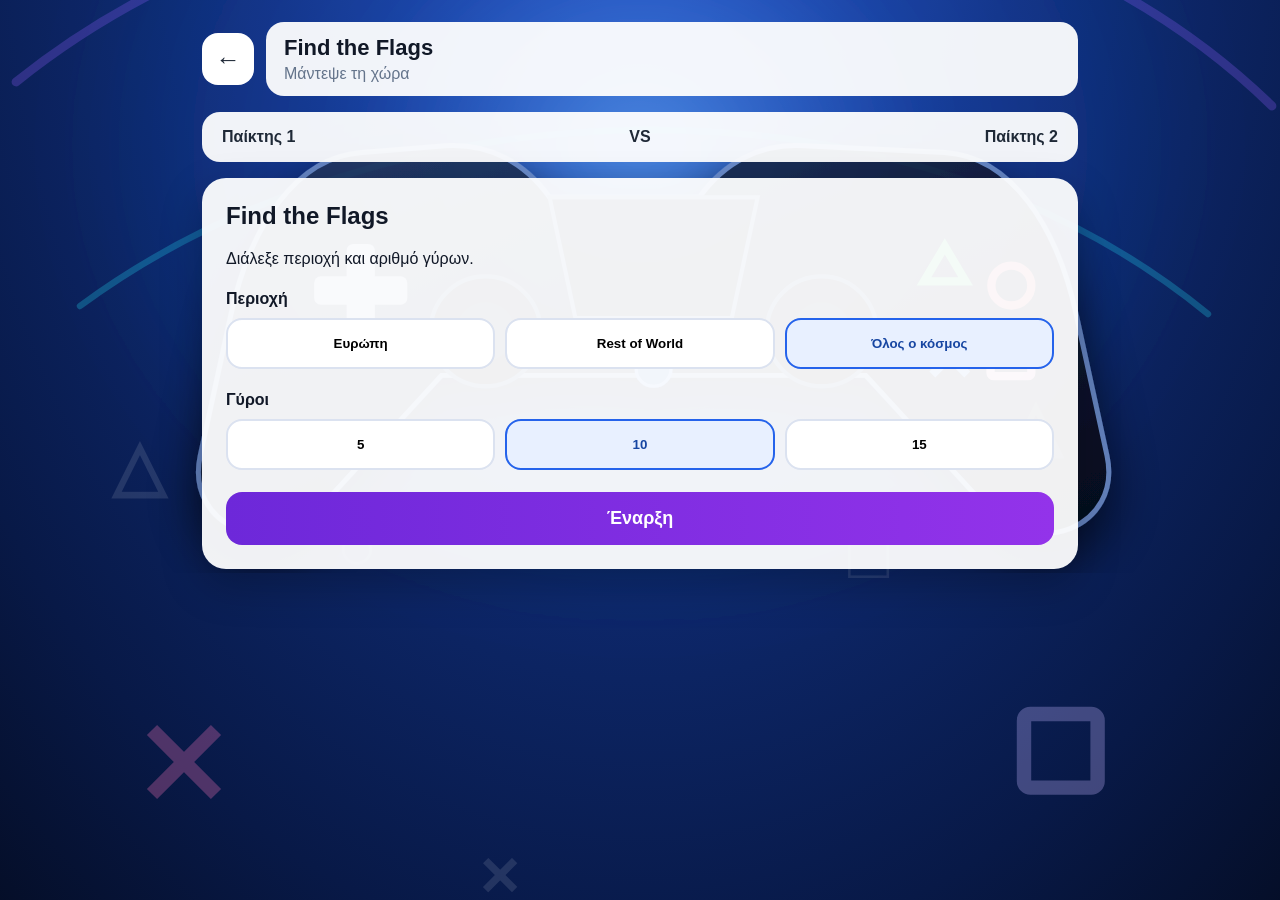
<file: find-the-flags.html>
<!doctype html>
<html lang="el"><head><meta charset="utf-8"><meta name="viewport" content="width=device-width,initial-scale=1,viewport-fit=cover"><meta name="theme-color" content="#071b52"><title>Find the Flags</title>
<style>
*{box-sizing:border-box}body{margin:0;min-height:100vh;font-family:Arial,Helvetica,sans-serif;color:#fff;background:#071b52 url('assets/gaming-background.svg') center/cover fixed}.wrap{max-width:920px;margin:auto;padding:22px}.top{display:flex;gap:12px;align-items:center;margin-bottom:16px}.back{width:52px;height:52px;border:0;border-radius:16px;background:#fff;color:#1f2937;font-size:25px;cursor:pointer}.title{flex:1;background:rgba(255,255,255,.94);color:#111827;border-radius:18px;padding:13px 18px}.title h1{font-size:22px;margin:0}.title p{margin:4px 0 0;color:#64748b}.players{display:flex;justify-content:space-between;background:rgba(255,255,255,.94);color:#1f2937;padding:16px 20px;border-radius:18px;margin-bottom:16px;font-weight:700}.card{background:rgba(255,255,255,.94);color:#111827;border-radius:24px;padding:24px;box-shadow:0 16px 40px rgba(0,0,0,.25)}.hidden{display:none!important}.setup h2,.results h2{margin-top:0}.group{margin:22px 0}.group-title{font-weight:800;margin-bottom:10px}.choices{display:grid;grid-template-columns:repeat(3,1fr);gap:10px}.choice{border:2px solid #dbe2f0;background:white;border-radius:16px;padding:16px;font-weight:700;cursor:pointer}.choice.active{border-color:#2563eb;background:#e8f0ff;color:#1746a2}.start,.next,.again{width:100%;border:0;border-radius:16px;padding:16px;font-size:18px;font-weight:800;color:white;background:linear-gradient(90deg,#6d28d9,#9333ea);cursor:pointer}.game-head{display:flex;justify-content:space-between;gap:12px;margin-bottom:16px;font-weight:800}.flagbox{height:250px;display:flex;align-items:center;justify-content:center;background:#f8fafc;border-radius:20px;margin:14px 0 22px;overflow:hidden}.flag{width:240px;height:150px;background-image:url('assets/flags-world.webp');background-repeat:no-repeat;background-size:3600px 1950px;box-shadow:0 8px 26px rgba(0,0,0,.18)}.answers{display:grid;grid-template-columns:1fr 1fr;gap:12px}.answer{border:2px solid #dbe2f0;background:#fff;border-radius:15px;padding:15px;font-size:16px;font-weight:700;cursor:pointer}.answer.correct{background:#dcfce7;border-color:#22c55e}.answer.wrong{background:#fee2e2;border-color:#ef4444}.answer.selected{outline:4px solid #facc15;background:#fff8c5;transform:scale(1.02)}.message{min-height:52px;text-align:center;font-weight:800;padding:14px}.next{margin-top:8px}.results{text-align:center}.scorebig{font-size:48px;font-weight:900;color:#6d28d9;margin:20px}@media(max-width:620px){.wrap{padding:14px}.choices{grid-template-columns:1fr}.answers{grid-template-columns:1fr}.flagbox{height:210px}.card{padding:18px}}
</style></head><body><div class="wrap"><div class="top"><button class="back" onclick="location.href='index.html'">←</button><div class="title"><h1>Find the Flags</h1><p>Μάντεψε τη χώρα</p></div></div><div class="players"><span id="p1">Παίκτης 1</span><span>VS</span><span id="p2">Παίκτης 2</span></div>
<section id="setup" class="card setup"><h2>Find the Flags</h2><p>Διάλεξε περιοχή και αριθμό γύρων.</p><div class="group"><div class="group-title">Περιοχή</div><div class="choices" id="regionChoices"><button class="choice" data-value="europe">Ευρώπη</button><button class="choice" data-value="world">Rest of World</button><button class="choice active" data-value="all">Όλος ο κόσμος</button></div></div><div class="group"><div class="group-title">Γύροι</div><div class="choices" id="roundChoices"><button class="choice" data-value="5">5</button><button class="choice active" data-value="10">10</button><button class="choice" data-value="15">15</button></div></div><button id="start" class="start">Έναρξη</button></section>
<section id="game" class="card hidden"><div class="game-head"><span>Γύρος <b id="round">1</b>/<b id="total">10</b></span><span>Σκορ: <b id="score">0</b></span></div><div class="flagbox"><div id="flag" class="flag"></div></div><h3>Ποια χώρα είναι;</h3><div id="answers" class="answers"></div><button id="confirm" class="next" disabled>ΕΠΙΒΕΒΑΙΩΣΗ ΑΠΑΝΤΗΣΗΣ</button><div id="message" class="message"></div><button id="next" class="next hidden">Επόμενη</button></section>
<section id="results" class="card results hidden"><h2>Τέλος παιχνιδιού</h2><p>Το τελικό σου σκορ είναι:</p><div id="finalScore" class="scorebig">0 / 10</div><button id="again" class="again">Νέο παιχνίδι</button></section></div>
<script>
const FLAGS=[{"code":"af","name":"Αφγανιστάν","region":"world","index":0},{"code":"al","name":"Αλβανία","region":"europe","index":1},{"code":"dz","name":"Αλγερία","region":"world","index":2},{"code":"ad","name":"Ανδόρα","region":"europe","index":3},{"code":"ao","name":"Ανγκόλα","region":"world","index":4},{"code":"ag","name":"Αντίγκουα και Μπαρμπούντα","region":"world","index":5},{"code":"ar","name":"Αργεντινή","region":"world","index":6},{"code":"am","name":"Αρμενία","region":"europe","index":7},{"code":"au","name":"Αυστραλία","region":"world","index":8},{"code":"at","name":"Αυστρία","region":"europe","index":9},{"code":"az","name":"Αζερμπαϊτζάν","region":"europe","index":10},{"code":"bs","name":"Μπαχάμες","region":"world","index":11},{"code":"bh","name":"Μπαχρέιν","region":"world","index":12},{"code":"bd","name":"Μπαγκλαντές","region":"world","index":13},{"code":"bb","name":"Μπαρμπάντος","region":"world","index":14},{"code":"by","name":"Λευκορωσία","region":"europe","index":15},{"code":"be","name":"Βέλγιο","region":"europe","index":16},{"code":"bz","name":"Μπελίζ","region":"world","index":17},{"code":"bj","name":"Μπενίν","region":"world","index":18},{"code":"bt","name":"Μπουτάν","region":"world","index":19},{"code":"bo","name":"Βολιβία","region":"world","index":20},{"code":"ba","name":"Βοσνία και Ερζεγοβίνη","region":"europe","index":21},{"code":"bw","name":"Μποτσουάνα","region":"world","index":22},{"code":"br","name":"Βραζιλία","region":"world","index":23},{"code":"bn","name":"Μπρουνέι","region":"world","index":24},{"code":"bg","name":"Βουλγαρία","region":"europe","index":25},{"code":"bf","name":"Μπουρκίνα Φάσο","region":"world","index":26},{"code":"bi","name":"Μπουρούντι","region":"world","index":27},{"code":"cv","name":"Πράσινο Ακρωτήριο","region":"world","index":28},{"code":"kh","name":"Καμπότζη","region":"world","index":29},{"code":"cm","name":"Καμερούν","region":"world","index":30},{"code":"ca","name":"Καναδάς","region":"world","index":31},{"code":"cf","name":"Κεντροαφρικανική Δημοκρατία","region":"world","index":32},{"code":"td","name":"Τσαντ","region":"world","index":33},{"code":"cl","name":"Χιλή","region":"world","index":34},{"code":"cn","name":"Κίνα","region":"world","index":35},{"code":"co","name":"Κολομβία","region":"world","index":36},{"code":"km","name":"Κομόρες","region":"world","index":37},{"code":"cg","name":"Κονγκό","region":"world","index":38},{"code":"cr","name":"Κόστα Ρίκα","region":"world","index":39},{"code":"ci","name":"Ακτή Ελεφαντοστού","region":"world","index":40},{"code":"hr","name":"Κροατία","region":"europe","index":41},{"code":"cu","name":"Κούβα","region":"world","index":42},{"code":"cy","name":"Κύπρος","region":"europe","index":43},{"code":"cz","name":"Τσεχία","region":"europe","index":44},{"code":"dk","name":"Δανία","region":"europe","index":45},{"code":"dj","name":"Τζιμπουτί","region":"world","index":46},{"code":"dm","name":"Δομινίκα","region":"world","index":47},{"code":"do","name":"Δομινικανή Δημοκρατία","region":"world","index":48},{"code":"kp","name":"Βόρεια Κορέα","region":"world","index":49},{"code":"cd","name":"Λαϊκή Δημοκρατία του Κονγκό","region":"world","index":50},{"code":"ec","name":"Ισημερινός","region":"world","index":51},{"code":"eg","name":"Αίγυπτος","region":"world","index":52},{"code":"sv","name":"Ελ Σαλβαδόρ","region":"world","index":53},{"code":"gq","name":"Ισημερινή Γουινέα","region":"world","index":54},{"code":"er","name":"Ερυθραία","region":"world","index":55},{"code":"ee","name":"Εσθονία","region":"europe","index":56},{"code":"sz","name":"Εσουατίνι","region":"world","index":57},{"code":"et","name":"Αιθιοπία","region":"world","index":58},{"code":"fj","name":"Φίτζι","region":"world","index":59},{"code":"fi","name":"Φινλανδία","region":"europe","index":60},{"code":"fr","name":"Γαλλία","region":"europe","index":61},{"code":"ga","name":"Γκαμπόν","region":"world","index":62},{"code":"gm","name":"Γκάμπια","region":"world","index":63},{"code":"ge","name":"Γεωργία","region":"europe","index":64},{"code":"de","name":"Γερμανία","region":"europe","index":65},{"code":"gh","name":"Γκάνα","region":"world","index":66},{"code":"gr","name":"Ελλάδα","region":"europe","index":67},{"code":"gd","name":"Γρενάδα","region":"world","index":68},{"code":"gt","name":"Γουατεμάλα","region":"world","index":69},{"code":"gn","name":"Γουινέα","region":"world","index":70},{"code":"gw","name":"Γουινέα-Μπισάου","region":"world","index":71},{"code":"gy","name":"Γουιάνα","region":"world","index":72},{"code":"ht","name":"Αϊτή","region":"world","index":73},{"code":"va","name":"Βατικανό","region":"europe","index":74},{"code":"hn","name":"Ονδούρα","region":"world","index":75},{"code":"hu","name":"Ουγγαρία","region":"europe","index":76},{"code":"is","name":"Ισλανδία","region":"europe","index":77},{"code":"in","name":"Ινδία","region":"world","index":78},{"code":"id","name":"Ινδονησία","region":"world","index":79},{"code":"ir","name":"Ιράν","region":"world","index":80},{"code":"iq","name":"Ιράκ","region":"world","index":81},{"code":"ie","name":"Ιρλανδία","region":"europe","index":82},{"code":"il","name":"Ισραήλ","region":"world","index":83},{"code":"it","name":"Ιταλία","region":"europe","index":84},{"code":"jm","name":"Τζαμάικα","region":"world","index":85},{"code":"jp","name":"Ιαπωνία","region":"world","index":86},{"code":"jo","name":"Ιορδανία","region":"world","index":87},{"code":"kz","name":"Καζακστάν","region":"world","index":88},{"code":"ke","name":"Κένυα","region":"world","index":89},{"code":"ki","name":"Κιριμπάτι","region":"world","index":90},{"code":"kw","name":"Κουβέιτ","region":"world","index":91},{"code":"kg","name":"Κιργιστάν","region":"world","index":92},{"code":"la","name":"Λάος","region":"world","index":93},{"code":"lv","name":"Λετονία","region":"europe","index":94},{"code":"lb","name":"Λίβανος","region":"world","index":95},{"code":"ls","name":"Λεσότο","region":"world","index":96},{"code":"lr","name":"Λιβερία","region":"world","index":97},{"code":"ly","name":"Λιβύη","region":"world","index":98},{"code":"li","name":"Λιχτενστάιν","region":"europe","index":99},{"code":"lt","name":"Λιθουανία","region":"europe","index":100},{"code":"lu","name":"Λουξεμβούργο","region":"europe","index":101},{"code":"mg","name":"Μαδαγασκάρη","region":"world","index":102},{"code":"mw","name":"Μαλάουι","region":"world","index":103},{"code":"my","name":"Μαλαισία","region":"world","index":104},{"code":"mv","name":"Μαλδίβες","region":"world","index":105},{"code":"ml","name":"Μάλι","region":"world","index":106},{"code":"mt","name":"Μάλτα","region":"europe","index":107},{"code":"mh","name":"Νήσοι Μάρσαλ","region":"world","index":108},{"code":"mr","name":"Μαυριτανία","region":"world","index":109},{"code":"mu","name":"Μαυρίκιος","region":"world","index":110},{"code":"mx","name":"Μεξικό","region":"world","index":111},{"code":"fm","name":"Μικρονησία","region":"world","index":112},{"code":"md","name":"Μολδαβία","region":"europe","index":113},{"code":"mc","name":"Μονακό","region":"europe","index":114},{"code":"mn","name":"Μογγολία","region":"world","index":115},{"code":"me","name":"Μαυροβούνιο","region":"europe","index":116},{"code":"ma","name":"Μαρόκο","region":"world","index":117},{"code":"mz","name":"Μοζαμβίκη","region":"world","index":118},{"code":"mm","name":"Μιανμάρ","region":"world","index":119},{"code":"na","name":"Ναμίμπια","region":"world","index":120},{"code":"nr","name":"Ναουρού","region":"world","index":121},{"code":"np","name":"Νεπάλ","region":"world","index":122},{"code":"nl","name":"Ολλανδία","region":"europe","index":123},{"code":"nz","name":"Νέα Ζηλανδία","region":"world","index":124},{"code":"ni","name":"Νικαράγουα","region":"world","index":125},{"code":"ne","name":"Νίγηρας","region":"world","index":126},{"code":"ng","name":"Νιγηρία","region":"world","index":127},{"code":"mk","name":"Βόρεια Μακεδονία","region":"europe","index":128},{"code":"no","name":"Νορβηγία","region":"europe","index":129},{"code":"om","name":"Ομάν","region":"world","index":130},{"code":"pk","name":"Πακιστάν","region":"world","index":131},{"code":"pw","name":"Παλάου","region":"world","index":132},{"code":"pa","name":"Παναμάς","region":"world","index":133},{"code":"pg","name":"Παπούα Νέα Γουινέα","region":"world","index":134},{"code":"py","name":"Παραγουάη","region":"world","index":135},{"code":"pe","name":"Περού","region":"world","index":136},{"code":"ph","name":"Φιλιππίνες","region":"world","index":137},{"code":"pl","name":"Πολωνία","region":"europe","index":138},{"code":"pt","name":"Πορτογαλία","region":"europe","index":139},{"code":"qa","name":"Κατάρ","region":"world","index":140},{"code":"ro","name":"Ρουμανία","region":"europe","index":141},{"code":"ru","name":"Ρωσία","region":"europe","index":142},{"code":"rw","name":"Ρουάντα","region":"world","index":143},{"code":"kn","name":"Άγιος Χριστόφορος και Νέβις","region":"world","index":144},{"code":"lc","name":"Αγία Λουκία","region":"world","index":145},{"code":"ws","name":"Σαμόα","region":"world","index":146},{"code":"sm","name":"Άγιος Μαρίνος","region":"europe","index":147},{"code":"st","name":"Σάο Τομέ και Πρίνσιπε","region":"world","index":148},{"code":"sa","name":"Σαουδική Αραβία","region":"world","index":149},{"code":"sn","name":"Σενεγάλη","region":"world","index":150},{"code":"rs","name":"Σερβία","region":"europe","index":151},{"code":"sc","name":"Σεϋχέλλες","region":"world","index":152},{"code":"sl","name":"Σιέρα Λεόνε","region":"world","index":153},{"code":"sg","name":"Σιγκαπούρη","region":"world","index":154},{"code":"sk","name":"Σλοβακία","region":"europe","index":155},{"code":"si","name":"Σλοβενία","region":"europe","index":156},{"code":"sb","name":"Νήσοι Σολομώντα","region":"world","index":157},{"code":"so","name":"Σομαλία","region":"world","index":158},{"code":"za","name":"Νότια Αφρική","region":"world","index":159},{"code":"kr","name":"Νότια Κορέα","region":"world","index":160},{"code":"ss","name":"Νότιο Σουδάν","region":"world","index":161},{"code":"es","name":"Ισπανία","region":"europe","index":162},{"code":"lk","name":"Σρι Λάνκα","region":"world","index":163},{"code":"vc","name":"Άγιος Βικέντιος και Γρεναδίνες","region":"world","index":164},{"code":"ps","name":"Παλαιστίνη","region":"world","index":165},{"code":"sd","name":"Σουδάν","region":"world","index":166},{"code":"sr","name":"Σουρινάμ","region":"world","index":167},{"code":"se","name":"Σουηδία","region":"europe","index":168},{"code":"ch","name":"Ελβετία","region":"europe","index":169},{"code":"sy","name":"Συρία","region":"world","index":170},{"code":"tj","name":"Τατζικιστάν","region":"world","index":171},{"code":"tz","name":"Τανζανία","region":"world","index":172},{"code":"th","name":"Ταϊλάνδη","region":"world","index":173},{"code":"tl","name":"Τιμόρ-Λέστε","region":"world","index":174},{"code":"tg","name":"Τόγκο","region":"world","index":175},{"code":"to","name":"Τόνγκα","region":"world","index":176},{"code":"tt","name":"Τρινιντάντ και Τομπάγκο","region":"world","index":177},{"code":"tn","name":"Τυνησία","region":"world","index":178},{"code":"tr","name":"Τουρκία","region":"europe","index":179},{"code":"tm","name":"Τουρκμενιστάν","region":"world","index":180},{"code":"tv","name":"Τουβαλού","region":"world","index":181},{"code":"ae","name":"Ηνωμένα Αραβικά Εμιράτα","region":"world","index":182},{"code":"gb","name":"Ηνωμένο Βασίλειο","region":"europe","index":183},{"code":"us","name":"Ηνωμένες Πολιτείες","region":"world","index":184},{"code":"ug","name":"Ουγκάντα","region":"world","index":185},{"code":"ua","name":"Ουκρανία","region":"europe","index":186},{"code":"uy","name":"Ουρουγουάη","region":"world","index":187},{"code":"uz","name":"Ουζμπεκιστάν","region":"world","index":188},{"code":"vu","name":"Βανουάτου","region":"world","index":189},{"code":"ve","name":"Βενεζουέλα","region":"world","index":190},{"code":"vn","name":"Βιετνάμ","region":"world","index":191},{"code":"ye","name":"Υεμένη","region":"world","index":192},{"code":"zm","name":"Ζάμπια","region":"world","index":193},{"code":"zw","name":"Ζιμπάμπουε","region":"world","index":194}];
const $=s=>document.querySelector(s), $$=s=>[...document.querySelectorAll(s)];
function shuffle(a){a=[...a];for(let i=a.length-1;i>0;i--){const j=Math.floor(Math.random()*(i+1));[a[i],a[j]]=[a[j],a[i]]}return a}
let region='all', rounds=10, deck=[], current=null, round=0, score=0, answered=false, selected=null, selectedButton=null;
try{const d=JSON.parse(localStorage.getItem('retroGamesDLemonis')||'{}');if(Array.isArray(d.players)){$('#p1').textContent=d.players[0]||'Παίκτης 1';$('#p2').textContent=d.players[1]||'Παίκτης 2'}}catch(e){}
function selectGroup(container,cb){$$(container+' .choice').forEach(b=>b.onclick=()=>{$$(container+' .choice').forEach(x=>x.classList.remove('active'));b.classList.add('active');cb(b.dataset.value)})}
selectGroup('#regionChoices',v=>region=v);selectGroup('#roundChoices',v=>rounds=Number(v));
function pool(){return FLAGS.filter(f=>region==='all'||f.region===region)}
function setFlag(f){const col=f.index%15,row=Math.floor(f.index/15);$('#flag').style.backgroundPosition=`-${col*240}px -${row*150}px`}
function start(){const p=pool();if(p.length<4)return alert('Δεν υπάρχουν αρκετές σημαίες');deck=shuffle(p);round=0;score=0;$('#total').textContent=rounds;$('#score').textContent=0;$('#setup').classList.add('hidden');$('#results').classList.add('hidden');$('#game').classList.remove('hidden');nextQuestion()}
function nextQuestion(){if(round>=rounds||!deck.length)return finish();current=deck.shift();round++;answered=false;selected=null;selectedButton=null;$('#round').textContent=round;$('#message').textContent='';$('#next').classList.add('hidden');$('#confirm').classList.remove('hidden');$('#confirm').disabled=true;setFlag(current);const p=pool();const wrong=shuffle(p.filter(x=>x.code!==current.code)).slice(0,3);const options=shuffle([current,...wrong]);const box=$('#answers');box.innerHTML='';options.forEach(opt=>{const b=document.createElement('button');b.className='answer';b.textContent=opt.name;b.onclick=()=>selectAnswer(opt,b);box.appendChild(b)})}
function selectAnswer(opt,btn){if(answered)return;selected=opt;selectedButton=btn;$$('#answers .answer').forEach(b=>b.classList.remove('selected'));btn.classList.add('selected');$('#confirm').disabled=false}
function confirmAnswer(){if(answered||!selected||!selectedButton)return;answered=true;const ok=selected.code===current.code;$$('#answers .answer').forEach(b=>{b.disabled=true;b.classList.remove('selected');if(b.textContent===current.name)b.classList.add('correct')});if(!ok)selectedButton.classList.add('wrong');if(ok){score++;$('#score').textContent=score;$('#message').textContent='Σωστά!'}else $('#message').textContent='Λάθος. Η σωστή απάντηση είναι: '+current.name;$('#confirm').classList.add('hidden');$('#next').classList.remove('hidden')}
function finish(){$('#game').classList.add('hidden');$('#results').classList.remove('hidden');$('#finalScore').textContent=score+' / '+rounds}
$('#start').onclick=start;$('#confirm').onclick=confirmAnswer;$('#next').onclick=nextQuestion;$('#again').onclick=()=>{$('#results').classList.add('hidden');$('#setup').classList.remove('hidden')};
</script></body></html>
</file>
